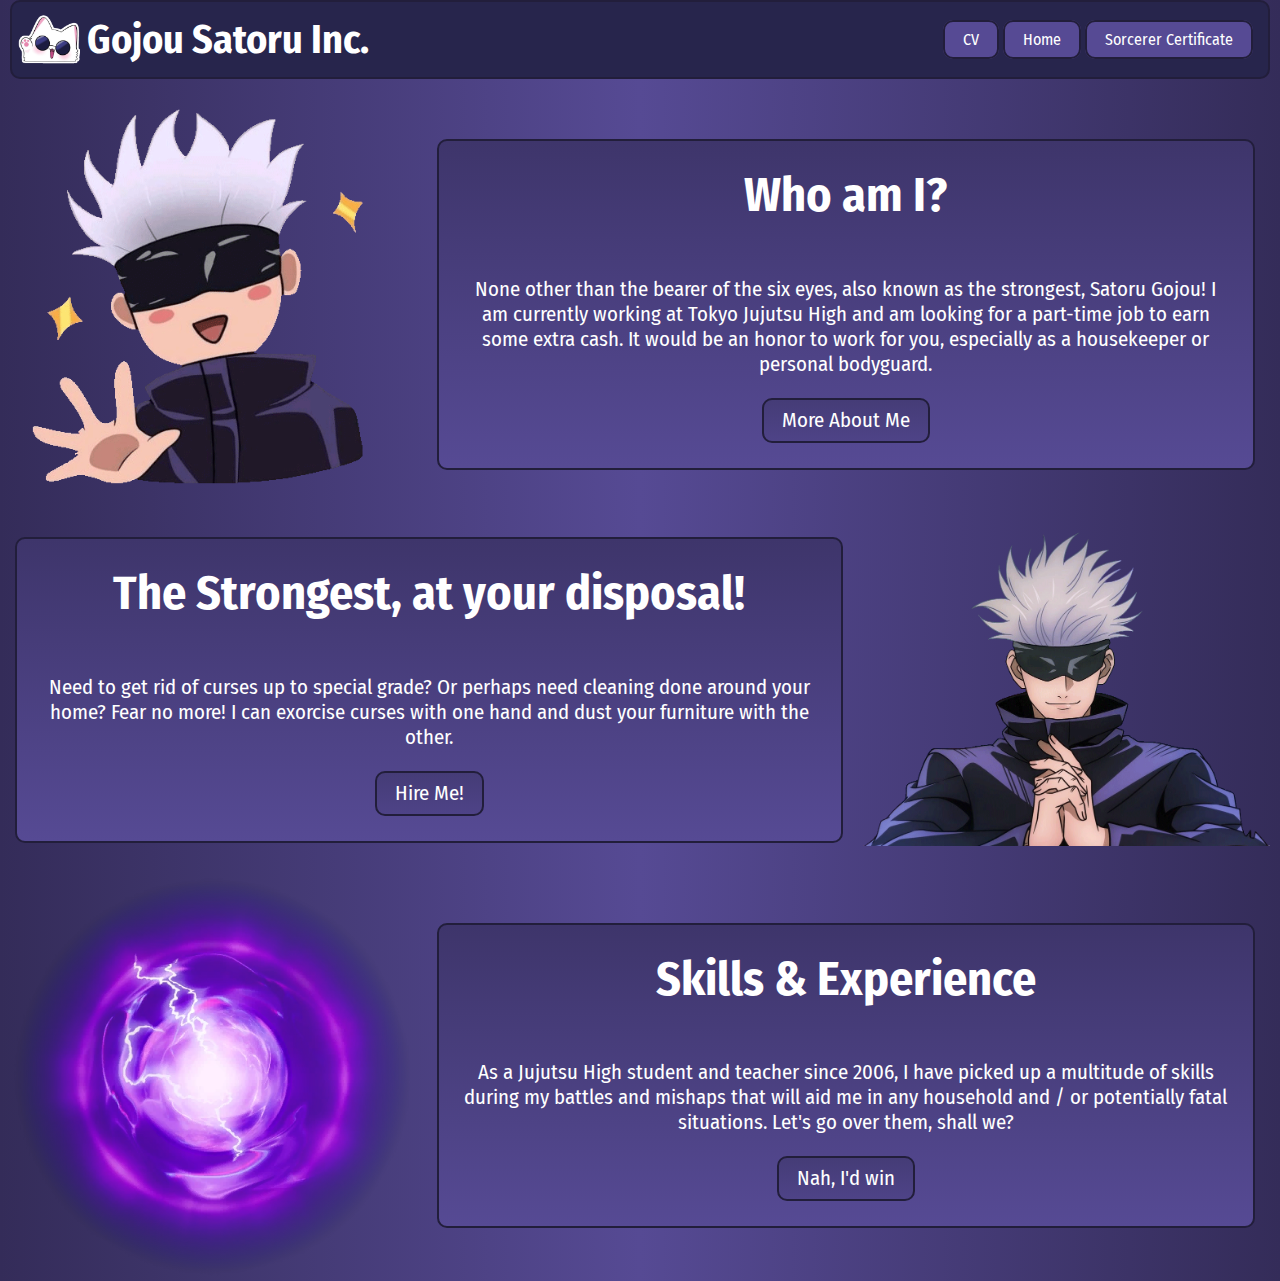
<file: index.html>
<!DOCTYPE html>
<html lang="en">
<head>
    <meta charset="UTF-8">
    <meta name="viewport" content="width=device-width, initial-scale=1.0">
    <title>Homepage</title>
    <meta
    name="Description"
    content="Discover the quirky and unstoppable Gojou Satoru! Dive into his part-time job CV, and more surprises that reflect his limitless personality."
    />
    <link rel="stylesheet" href="style.css" />
</head>
<body bgcolor= "#1A162C">
    <header>
        <div class="navigation">
            <div class="logo">
                <img
                src="images/gojoCatSticker.png"
                class="gojo-cat-logo"
                alt="gojo-cat"
                />
            </div>
            <span>Gojou Satoru Inc.</span>
        </div>
        <nav>
            <ul>
                <li><a href="curriculumvitae.html" class="cv">CV</a></li>
                <li><a href="index.html" class="contactInfo">Home</a></li>
                <li><a href="sorcerercertificate.html" class="sorcererGrade">Sorcerer Certificate</a></li>
            </ul>
        </nav>
        <input id="header-collapsible" class="toggle" type="checkbox">
        <label for="header-collapsible" class="lbl-toggle">
            <div class="l1 line"></div>
            <div class="l2 line"></div>
            <div class="l3 line"></div>
        </label>
        <div class="nav-buttons collapsible-content">
            <ul>
                <li><a href="curriculumvitae.html" class="cv">CV</a></li>
                <li><a href="index.html" class="contactInfo">Home</a></li>
                <li><a href="sorcerercertificate.html" class="sorcererGrade">Sorcerer Certificate</a></li>
            </ul>
        </div>
    </header>
    <div class="wrapper">
        <div class="intro image">
            <img
            src="images/hiiii.png"
            class="gojoHi"
            />
        </div>
        <div class="intro text">
            <h1>Who am I?</h1>
            <h3>None other than the bearer of the six eyes, also known as the strongest, Satoru Gojou! I am currently working at Tokyo Jujutsu High and am looking for a part-time job to earn some extra cash. It would be an honor to work for you, especially as a housekeeper or personal bodyguard.</h3>
            <a href="curriculumvitae.html" class="moreOver">More About Me</a>
        </div>
        <div class="hero image">
            <img
            src="images/gojoCloseUp.png"
            class="gojo-closeup"
            />
        </div>
        <div class="hero text">
            <h1>The Strongest, at your disposal!</h1>
            <h3>Need to get rid of curses up to special grade? Or perhaps need cleaning done around your home? Fear no more! I can exorcise curses with one hand and dust your furniture with the other.</h3>
            <a href="curriculumvitae.html" class="contactHero">Hire Me!</a>
        </div>
        <div class="skillset image">
            <img
            src="images/hollowPurple.png"
            class="imaginaryTechnique"
            />
        </div>
        <div class="skillset text">
            <h1>Skills & Experience</h1>
            <h3>As a Jujutsu High student and teacher since 2006, I have picked up a multitude of skills during my battles and mishaps that will aid me in any household and / or potentially fatal situations. Let's go over them, shall we?</h3>
            <a href="sorcerercertificate.html" class="skills">Nah, I'd win</a>
        </div>
    </div>
</body>
</html>
</file>
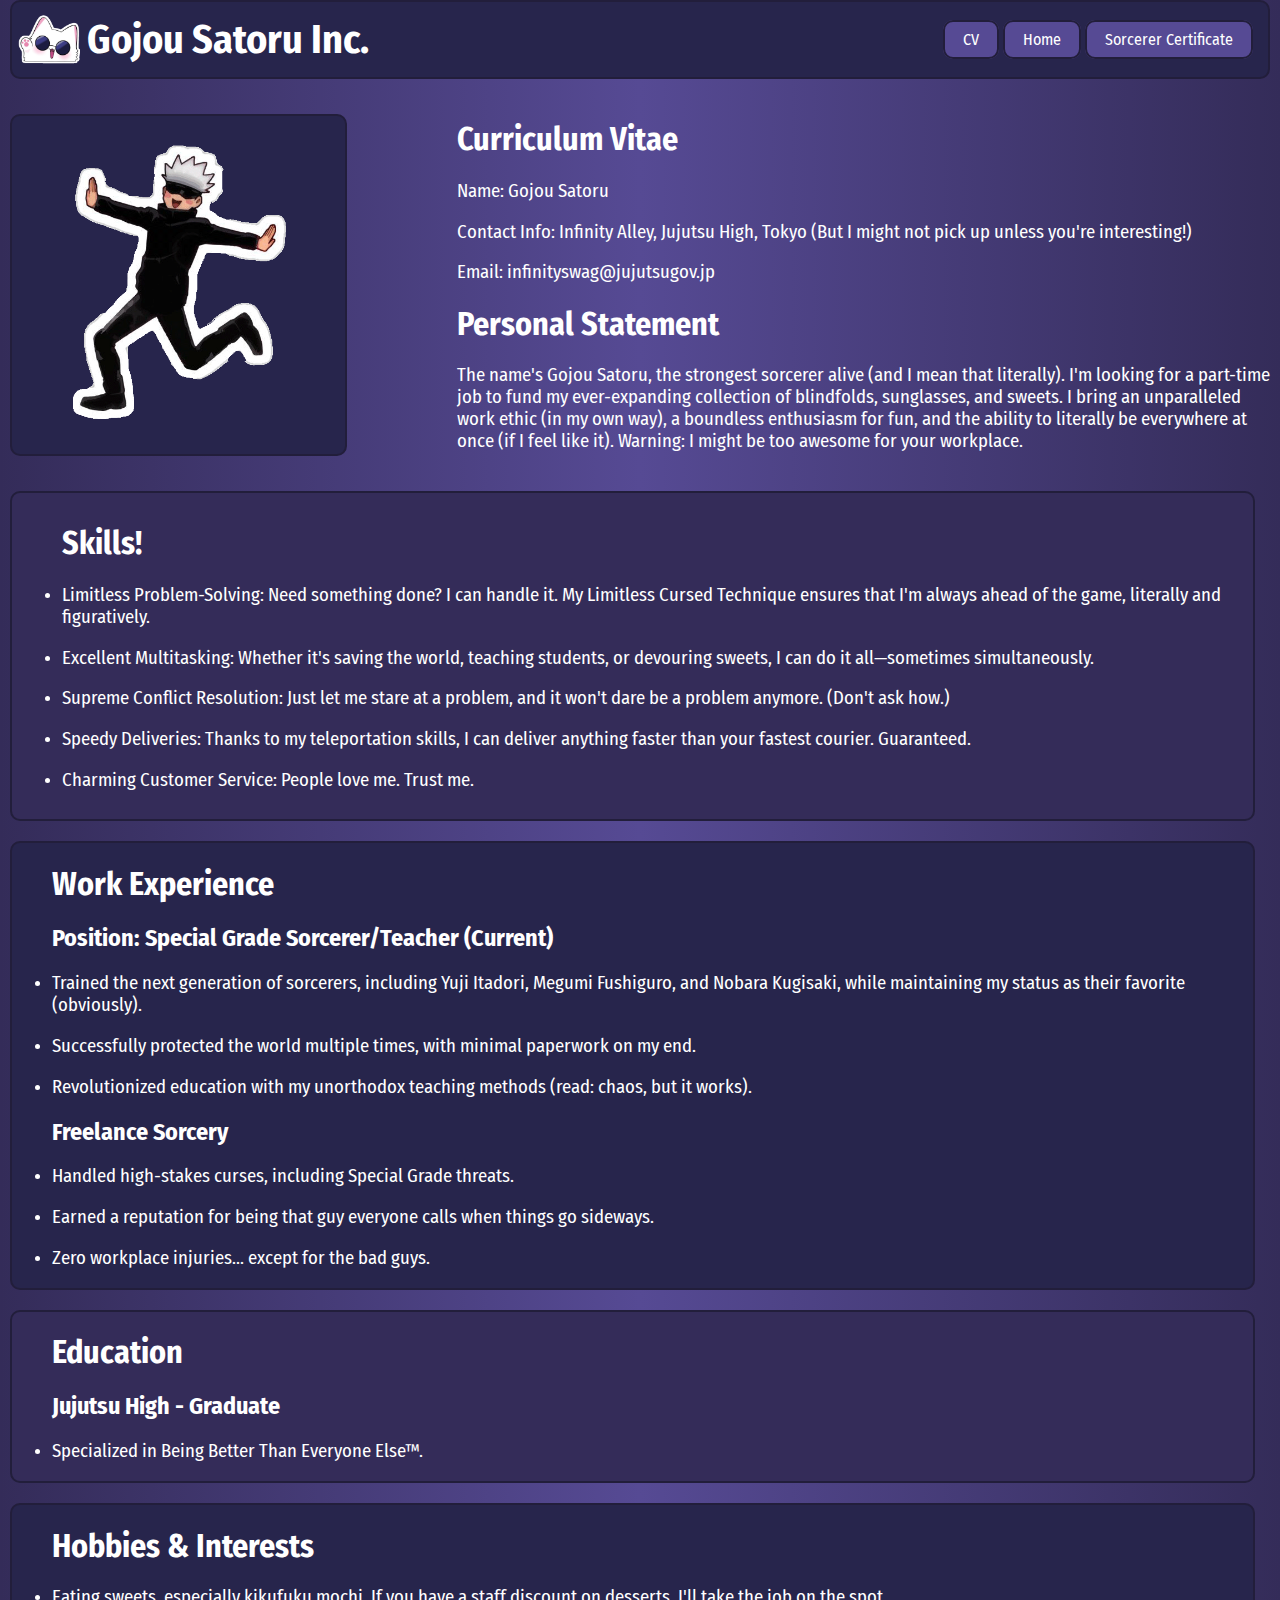
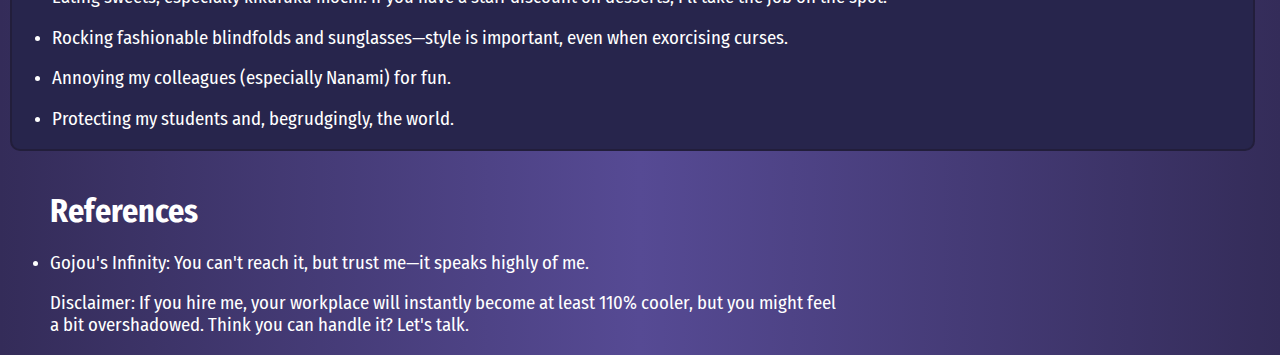
<file: curriculumvitae.html>
<!DOCTYPE html>
<html lang="en">
<head>
    <meta charset="UTF-8">
    <meta name="viewport" content="width=device-width, initial-scale=1.0">
    <title>CurriculumVitae</title>
    <meta
    name="Description"
    content="Check out Gojou Satoru's hilariously over-the-top CV for a part-time job. Brimming with confidence, charm, and infinite chaos!"
    />
    <link rel="stylesheet" href="style.css" />
</head>
<body bgcolor= "#1A162C">
    <header>
        <div class="navigation">
            <div class="logo">
                <img
                src="images/gojoCatSticker.png"
                class="gojo-cat-logo"
                alt="gojo-cat"
                />
            </div>
            <span>Gojou Satoru Inc.</span>
        </div>
        <nav>
            <ul>
                <li><a href="curriculumvitae.html" class="cv">CV</a></li>
                <li><a href="index.html" class="contactInfo">Home</a></li>
                <li><a href="sorcerercertificate.html" class="sorcererGrade">Sorcerer Certificate</a></li>
            </ul>
        </nav>
        <input id="header-collapsible" class="toggle" type="checkbox">
        <label for="header-collapsible" class="lbl-toggle">
            <div class="l1 line"></div>
            <div class="l2 line"></div>
            <div class="l3 line"></div>
        </label>
        <div class="nav-buttons collapsible-content">
            <ul>
                <li><a href="curriculumvitae.html" class="cv">CV</a></li>
                <li><a href="index.html" class="contactInfo">Home</a></li>
                <li><a href="sorcerercertificate.html" class="sorcererGrade">Sorcerer Certificate</a></li>
            </ul>
        </div>
    </header>
    <div class="wrapper">
        <div class="PSimage">
            <img
            src="images/GojoCV.png"
            />
        </div>
        <div class="PStext">
            <h1>Curriculum Vitae</h1>
                <h3>Name: Gojou Satoru</h3>
                <h3>Contact Info: Infinity Alley, Jujutsu High, Tokyo (But I might not pick up unless you're interesting!)</h3>
                <h3>Email: infinityswag@jujutsugov.jp</h3>
            <h1>Personal Statement</h1>
            <h3>The name's Gojou Satoru, the strongest sorcerer alive (and I mean that literally). I'm looking for a part-time job to fund my ever-expanding collection of blindfolds, sunglasses, and sweets. I bring an unparalleled work ethic (in my own way), a boundless enthusiasm for fun, and the ability to literally be everywhere at once (if I feel like it). Warning: I might be too awesome for your workplace.</h3>
        </div>
        <div class="Skills">
            <ul>
                <h1>Skills!</h1>
                <li><h3>Limitless Problem-Solving: Need something done? I can handle it. My Limitless Cursed Technique ensures that I'm always ahead of the game, literally and figuratively.</h3></li>
                <li><h3>Excellent Multitasking: Whether it's saving the world, teaching students, or devouring sweets, I can do it all—sometimes simultaneously.</h3></li>
                <li><h3>Supreme Conflict Resolution: Just let me stare at a problem, and it won't dare be a problem anymore. (Don't ask how.)</h3></li>
                <li><h3>Speedy Deliveries: Thanks to my teleportation skills, I can deliver anything faster than your fastest courier. Guaranteed.</h3></li>
                <li><h3>Charming Customer Service: People love me. Trust me.</h3></li>
            </ul>
        </div>
        <div class="WorkExperience">
            <ul>
                <h1>Work Experience</h1>
                <h2>Position: Special Grade Sorcerer/Teacher (Current)</h2>
                <li><h3>Trained the next generation of sorcerers, including Yuji Itadori, Megumi Fushiguro, and Nobara Kugisaki, while maintaining my status as their favorite (obviously).</h3></li>
                <li><h3>Successfully protected the world multiple times, with minimal paperwork on my end.</h3></li>
                <li><h3>Revolutionized education with my unorthodox teaching methods (read: chaos, but it works).</h3></li>
                <h2>Freelance Sorcery</h2>
                <li><h3>Handled high-stakes curses, including Special Grade threats.</h3></li>
                <li><h3>Earned a reputation for being that guy everyone calls when things go sideways.</h3></li>
                <li><h3>Zero workplace injuries… except for the bad guys.</h3></li>
            </ul>
        </div>
        <div class="Education">
            <ul>
                <h1>Education</h1>
                <h2>Jujutsu High - Graduate</h2>
                <li><h3>Specialized in Being Better Than Everyone Else™.</h3></li>
            </ul>
        </div>
        <div class="Hobbies">
            <ul>
                <h1>Hobbies & Interests</h1>
                <li><h3>Eating sweets, especially kikufuku mochi. If you have a staff discount on desserts, I'll take the job on the spot.</h3></li>
                <li><h3>Rocking fashionable blindfolds and sunglasses—style is important, even when exorcising curses.</h3></li>
                <li><h3>Annoying my colleagues (especially Nanami) for fun.</h3></li>
                <li><h3>Protecting my students and, begrudgingly, the world.</h3></li>
            </ul>
        </div>
        <div class="References">
            <ul>
                <h1>References</h1>
                <li><h3>Gojou's Infinity: You can't reach it, but trust me—it speaks highly of me.</h3></li>
                <h3>Disclaimer: If you hire me, your workplace will instantly become at least 110% cooler, but you might feel a bit overshadowed. Think you can handle it? Let's talk.</h3>
            </ul>
        </div>
    </div>
</body>
</html>
</file>
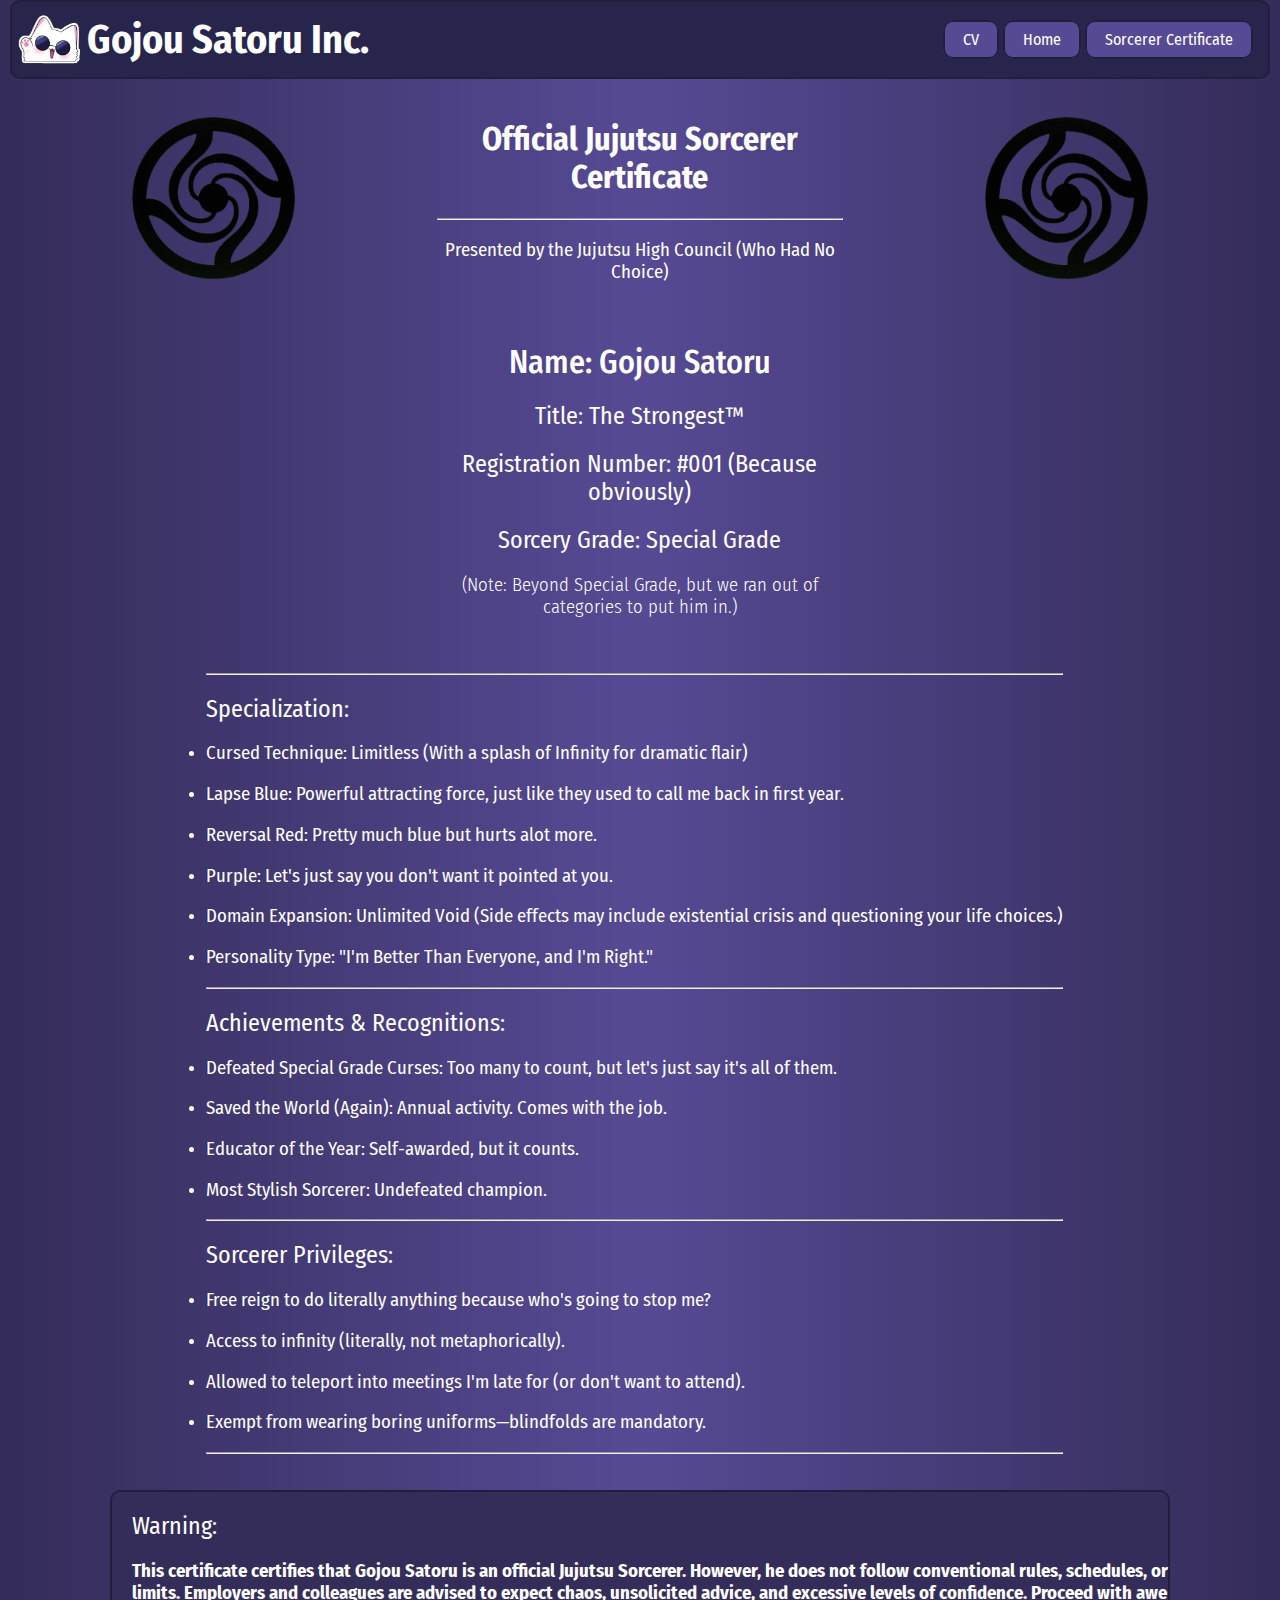
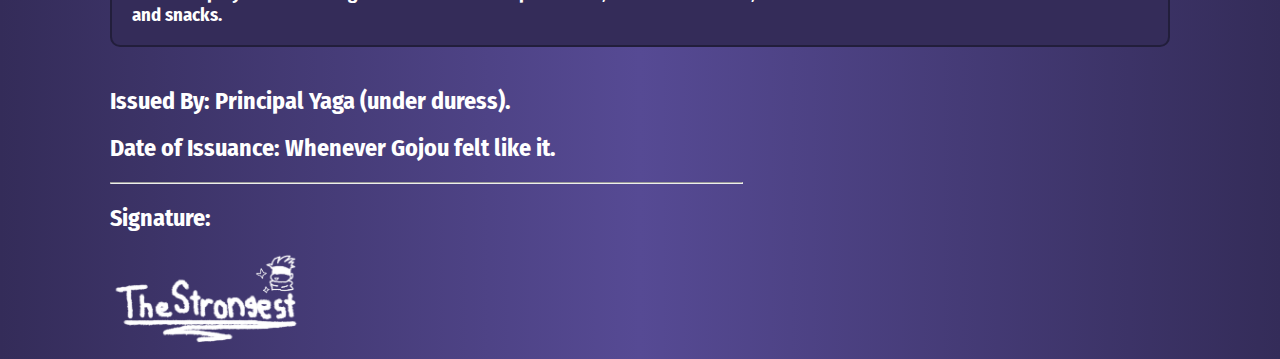
<file: sorcerercertificate.html>
<!DOCTYPE html>
<html lang="en">
<head>
    <meta charset="UTF-8">
    <meta name="viewport" content="width=device-width, initial-scale=1.0">
    <title>Certificate</title>
    <meta
    name="Description"
    content="Explore Gojou Satoru’s Official Sorcerer Certificate, packed with accolades, privileges, and a sprinkle of his signature humor."
    />
    <link rel="stylesheet" href="style.css" />
</head>
<body bgcolor= "#1A162C">
    <header>
        <div class="navigation">
            <div class="logo">
                <img
                src="images/gojoCatSticker.png"
                class="gojo-cat-logo"
                alt="gojo-cat"
                />
            </div>
            <span>Gojou Satoru Inc.</span>
        </div>
        <nav>
            <ul>
                <li><a href="curriculumvitae.html" class="cv">CV</a></li>
                <li><a href="index.html" class="contactInfo">Home</a></li>
                <li><a href="sorcerercertificate.html" class="sorcererGrade">Sorcerer Certificate</a></li>
            </ul>
        </nav>
        <input id="header-collapsible" class="toggle" type="checkbox">
        <label for="header-collapsible" class="lbl-toggle">
            <div class="l1 line"></div>
            <div class="l2 line"></div>
            <div class="l3 line"></div>
        </label>
        <div class="nav-buttons collapsible-content">
            <ul>
                <li><a href="curriculumvitae.html" class="cv">CV</a></li>
                <li><a href="index.html" class="contactInfo">Home</a></li>
                <li><a href="sorcerercertificate.html" class="sorcererGrade">Sorcerer Certificate</a></li>
            </ul>
        </div>
    </header>
    <div class="wrapper">
        <div class="CertRibbon">
            <img
            src="images/JujutsuHigh.png"
            class="CertificateRibbon"
            alt="Seal2"
            />
        </div>
        <div class="CertTitle">
            <h1>Official Jujutsu Sorcerer Certificate</h1>
            <hr class="Rounded">
            <h3>Presented by the Jujutsu High Council (Who Had No Choice)</h2>
        </div>
        <div class="Seal">
            <img
            src="images/JujutsuHigh.png"
            class="JujutsuHigh"
            alt="Seal1"
            />
        </div>
        <div class="CertInfo">
            <h1>Name: Gojou Satoru</h1>
            <h2>Title: The Strongest™</h2>
            <h2>Registration Number: #001 (Because obviously)</h2>
            <h2>Sorcery Grade: Special Grade</h2>
            <h3>(Note: Beyond Special Grade, but we ran out of categories to put him in.)</h3>
        </div>
        <div class="CertContent">
            <ul>
                <hr class="Rounded">
                <h2>Specialization:</h2>
                <li><h3>Cursed Technique: Limitless (With a splash of Infinity for dramatic flair)</h3></li>
                <li><h3>Lapse Blue: Powerful attracting force, just like they used to call me back in first year.</h3></li>
                <li><h3>Reversal Red: Pretty much blue but hurts alot more.</h3></li>
                <li><h3>Purple: Let's just say you don't want it pointed at you.</h3></li>
                <li><h3>Domain Expansion: Unlimited Void (Side effects may include existential crisis and questioning your life choices.)</h3></li>
                <li><h3>Personality Type: "I'm Better Than Everyone, and I'm Right."</h3></li>
                <hr class="Rounded">
                <h2>Achievements & Recognitions:</h2>
                <li><h3>Defeated Special Grade Curses: Too many to count, but let's just say it's all of them.</h3></li>
                <li><h3>Saved the World (Again): Annual activity. Comes with the job.</h3></li>
                <li><h3>Educator of the Year: Self-awarded, but it counts.</h3></li>
                <li><h3>Most Stylish Sorcerer: Undefeated champion.</h3></li>
                <hr class="Rounded">
                <h2>Sorcerer Privileges:</h2>
                <li><h3>Free reign to do literally anything because who's going to stop me?</h3></li>
                <li><h3>Access to infinity (literally, not metaphorically).</h3></li>
                <li><h3>Allowed to teleport into meetings I'm late for (or don't want to attend).</h3></li>
                <li><h3>Exempt from wearing boring uniforms—blindfolds are mandatory.</h3></li>
                <hr class="Rounded">
            </ul>
        </div>
        <div class="CertWarning">
            <h2>Warning:</h2>
            <h3>This certificate certifies that Gojou Satoru is an official Jujutsu Sorcerer. However, he does not follow conventional rules, schedules, or limits. Employers and colleagues are advised to expect chaos, unsolicited advice, and excessive levels of confidence. Proceed with awe and snacks.</h3>
        </div>
        <div class="CertClose">
            <h2>Issued By: Principal Yaga (under duress).</h2>
            <h2>Date of Issuance: Whenever Gojou felt like it.</h2>
            <hr class="Rounded">
            <h2>Signature:</h2>
            <img
            src="images/GojoSignature.png"
            class="Signature"
            alt="Gojo's signature"
            />
        </div>
    </div>
</body>
</html>
</file>
<file: style.css>
@import url('https://fonts.googleapis.com/css2?family=Fira+Sans+Condensed:ital,wght@0,100;0,200;0,300;0,400;0,500;0,600;0,700;0,800;0,900;1,100;1,200;1,300;1,400;1,500;1,600;1,700;1,800;1,900&family=Inter:opsz@14..32&family=Poppins:ital,wght@0,100;0,200;0,300;0,400;0,500;0,600;0,700;0,800;0,900;1,100;1,200;1,300;1,400;1,500;1,600;1,700;1,800;1,900&display=swap');

* {
    color: white;
    font-family: "Fira Sans Condensed", sans-serif;
}
html,
body {
    width: 100vw;
    height: 100vh;
    margin: 0;
}
body {
    background: linear-gradient(to right, #342C59,#564A94, #342C59);
    display: flex;
    flex-direction: column;
}
header {
    height: fit-content;
    background-color: #27254C;
    display: flex;
    flex-direction: row;
    justify-content: space-between;
    align-items: center;
    border-radius: 10px;
    border: 2px solid #221E3B;
    padding: 0 15px 0 0;
    margin: 0 10px;

    .nav-buttons,
    label,
    input {
        display: none;
    }
}
header nav ul li {
    display: inline;

    a {
        border: 2px solid #221E3B;
        background-color: #564A94;
        padding: 8px 18px;
        border-radius: 10px;
        text-decoration: none;
    }
}
.navigation {
    height: 75px;
    display: flex;
    flex-direction: row;
    align-items: center;
}
.navigation span {
    font-size: 40px;
    font-weight: 700;
}
.logo,
header img {
    height: 75px;
}

.wrapper {
    display: grid;
    grid-template-columns: repeat(3, 1fr);
    margin: 0 10px;
    gap: 20px;
    margin-top: 20px;
    align-items: center;

    img {
        width: 100%;
    }

    .text {
        border: 2px solid #221E3B;
        background: linear-gradient(to bottom, #3E356B,#564A94);
        border-radius: 10px;
        padding: 25px;
        display: flex;
        flex-direction: column;
        align-items: center;

        h1 {
            margin-top: 0;
        }

        h3 {
            text-align: center;
        }
    }
    .skillset.text,
    .intro.text {
        margin-right: 15px;
        grid-column: 2/4;
    }
    .hero.image {
        grid-column: 3/4;
        grid-row: 2/3;
    }
    .hero.text {
        grid-column: 1/3;
        grid-row: 2/3;
        margin-left: 5px;
    }
    a {
        background: linear-gradient(to bottom, #453C77,#4E4387);
        border: 2px solid #221E3B;
        padding: 8px 18px;
        border-radius: 10px;
        text-decoration: none;
        transition: 0.3s;
    }
    a:hover {
        background: linear-gradient(to top, #45B0D2,#9ED1DB);
        border: 2px solid #68CFF2;
    }
}

@media (min-width:1200px) {
    .Education {
        margin-right: 15px;
    }
    .wrapper {
        align-self: center;
        max-width: 2000px;

        .text {
            h1 {
                font-size: 3rem;
            }
            a,
            h3 {
                font-size: 1.3rem;
                font-weight: 400;
            }
        }
    }
}

@media (max-width:900px) {
    .wrapper {
        display: flex;
        flex-direction: column;
        padding-bottom: 10px;
    }

    .CertificateRibbon {
        display: none;
    }

    .Education {
        width: 100%;
        margin-right: 35px;
    }

    header {
        flex-wrap: wrap;

        & > * {
            flex: 1 0 50%;
        }
        nav {
            display: none;
        }
        .nav {
            display: block;
        }
        #header-collapsible {
            display: none;
        }
        .lbl-toggle {
            display: block;
            position: relative;
            width: 24px;
            height: 20px;
            right: 0;
            flex: 0 0 auto;
        }
        .line {
            position: absolute;
            background-color: white;
            width: 24px;
            height: 2px;
            transition: transform 0.2s, opacity 0.2s;
        }
        .line.l1 {
            top: 0;
            right: 0;
        }
        .line.l2 {
            top: 9px;
            right: 0;
        }
        .line.l3 {
            top: 18px;
            right: 0;
        }
        .toggle:checked + .lbl-toggle .line.l1 {
            transform: rotate(45deg) translate(5px, 5px);
        }
        .toggle:checked + .lbl-toggle .line.l2 {
            opacity: 0;
        }
        .toggle:checked + .lbl-toggle .line.l3 {
            transform: rotate(-45deg) translate(7px, -8px);
        }
        .nav-buttons.collapsible-content {
            display: none;
        }
        .toggle:checked + .lbl-toggle + .nav-buttons.collapsible-content {
            display: block;
        }
        .nav-buttons.collapsible-content ul {
            padding-left: 15px;

            li {
                list-style-type: none;
                border-bottom: 1px solid white;

                a {
                    text-decoration: none;
                    font-size: 1.6rem;
                }
            }
        }
    }
}


/* EVERYTHING FROM HERE ON OUT TO THE NEXT COMMENT IS FOR THE CV PAGE */

.PSimage {
    background-color: #27254C;
    border: 2px solid #221E3B;
    border-radius: 10px;
    width: 40%;
    grid-column: 1/3;
    grid-row: 1/ span 1;
}
.PStext {
    align-self: center;
    margin-left: 20px;
    grid-column: 2/span 2;
    grid-row: 1/2;
}

.PStext h3 {
    font-weight: 400;
}

.Skills {
    padding: 10px;
    grid-column: 1/span 3;
    grid-row: 2/3;
    background-color: #342C59;
    border: 2px solid #221E3B;
    border-radius: 10px;
    margin-right: 15px;
}
.Skills ul li h3 {
    font-weight: 400;
}

.WorkExperience {
    grid-column: 1/span 3;
    grid-row: 3/3;
    background-color: #27254C;
    border: 2px solid #221E3B;
    border-radius: 10px;
    margin-right: 15px;
}
.WorkExperience h3 {
    font-weight: 400;
}

.Education {
    grid-column: 1/span 3;
    grid-row: 4/4;
    background-color: #342C59;
    border: 2px solid #221E3B;
    border-radius: 10px;
}
.Education h3 {
    font-weight: 400;
}

.Hobbies {
    grid-column: 1/span 3;
    grid-row: 5/5;
    background-color: #27254C;
    border: 2px solid #221E3B;
    border-radius: 10px;
    margin-right: 15px;
}
.Hobbies h3 {
    font-weight: 400;
}

.References {
    grid-column: 1/span 2;
}
.References h3 {
    font-weight: 400;
}


/* EVERYTHING FROM HERE ON OUT TO THE NEXT COMMENT IS FOR THE SORCERER CERTIFICATE */

.CertificateRibbon {
    grid-column: 1/span 1;
    grid-row: 1/span 1;
}
.CertRibbon {
    margin: auto;
    display: block;
    width: 40%;
}

.CertTitle {
    text-align: center;
    grid-column: 2/span 1;
    grid-row: 1/ span 1;
}
.CertTitle h3 {
    font-weight: 400;
}

.JujutsuHigh {
    grid-column: 3/span 1;
    grid-row: 1/span 1;
}
.Seal {
    margin: auto;
    display: block;
    width: 40%;
}

.CertInfo {
    text-align: center;
    grid-column: 2/3;
}
.CertInfo h1 {
    font-weight: 450;
}
.CertInfo h2 {
    font-weight: 400;
}
.CertInfo h3 {
    font-weight: 300;
}

.CertContent {
    display: block;
    margin: auto;
    grid-column: 1/span 3;
    grid-row: 3/3;
    padding-right: 50px;
}
.CertContent h1 {
    font-weight: 450;
}
.CertContent h2 {
    font-weight: 400;
}
.CertContent h3 {
    font-weight: 400;
}
.CertContent hr {
    max-width: 100%;
}

.CertWarning {
    grid-column: 1/span 3;
    grid-row: 4/4;
    margin-left: 100px;
    margin-right: 100px;
    background-color: #342C59;
    border-radius: 10px;
    border: 2px solid #221E3B;
    padding-left: 20px;
}
.CertWarning h2 {
    font-weight: 400;
}

.CertClose {
    grid-column: 1/span 2;
    grid-row: 5/5;
    padding-left: 100px;
    padding-right: 100px;
}
.CertClose img {
    display: block;
    margin-left: auto;
    margin-right: auto;
    width: 30%;
    float: left;
}
</file>
